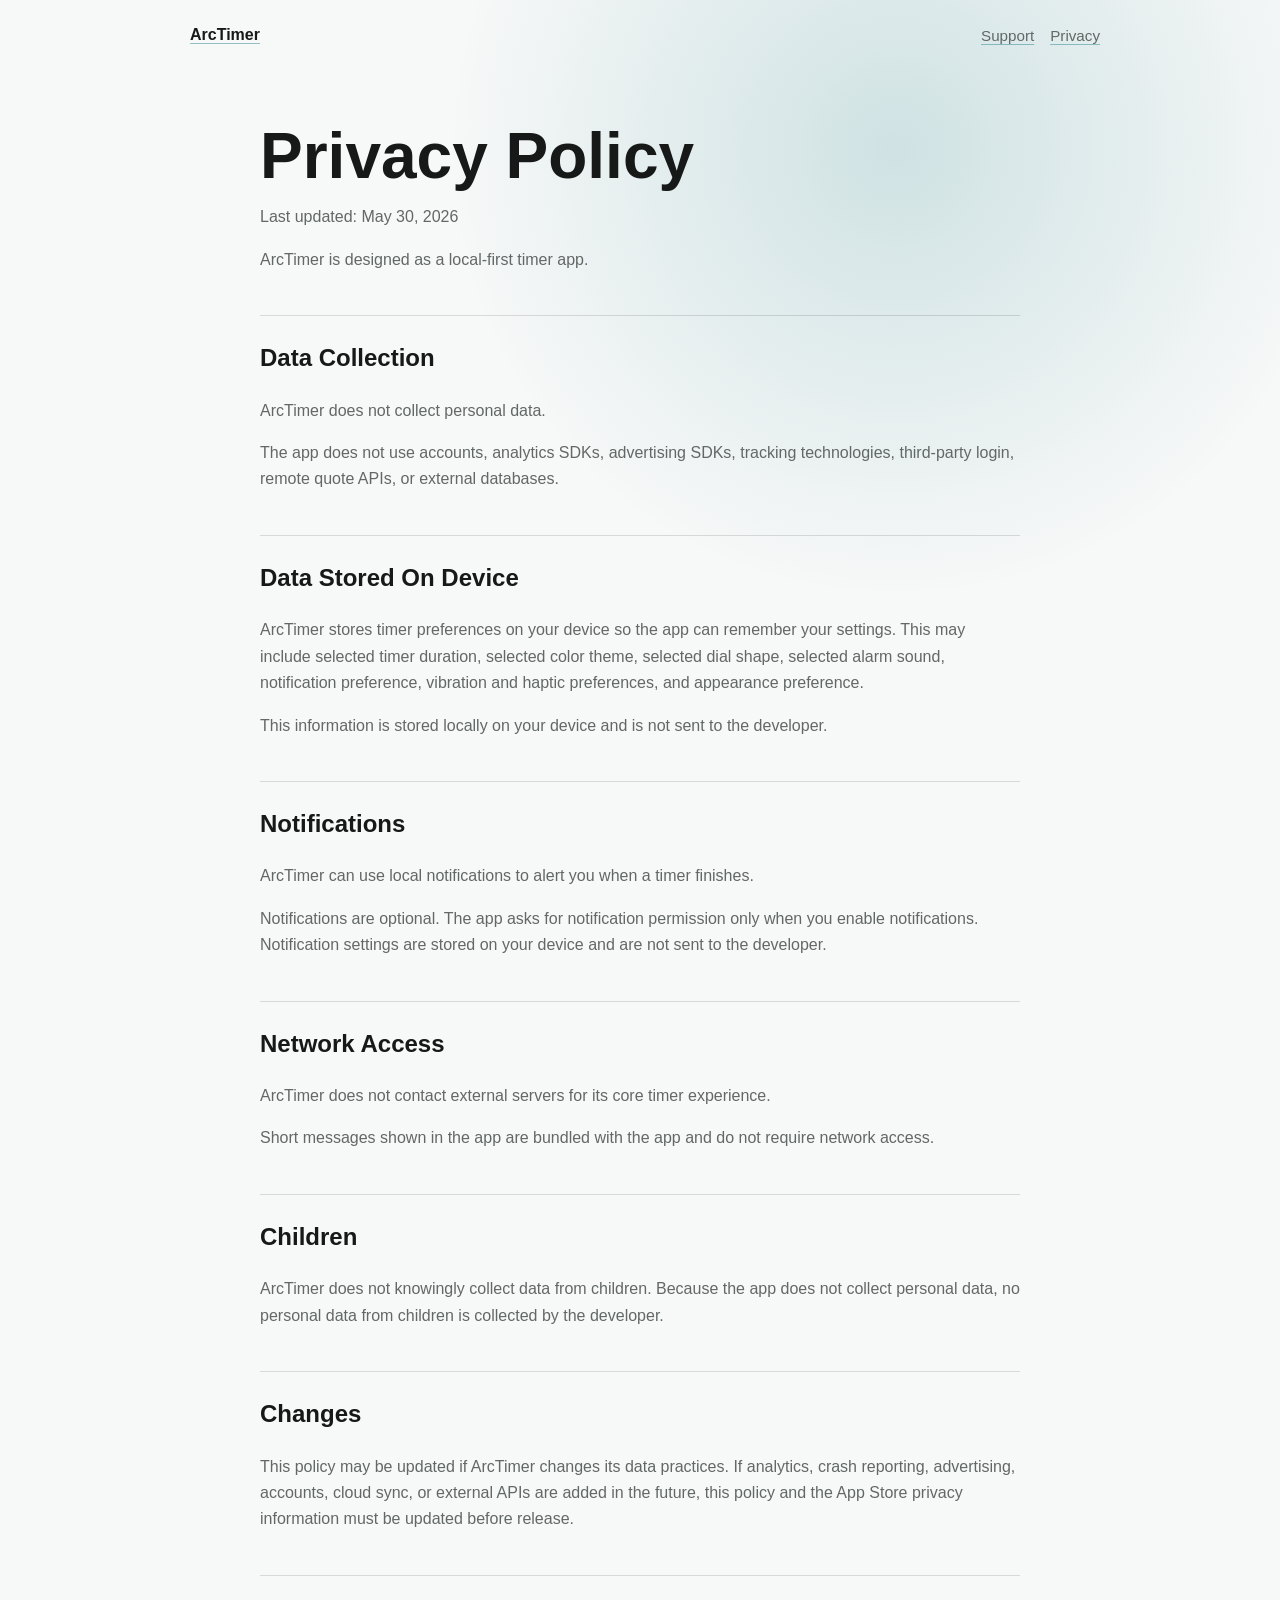
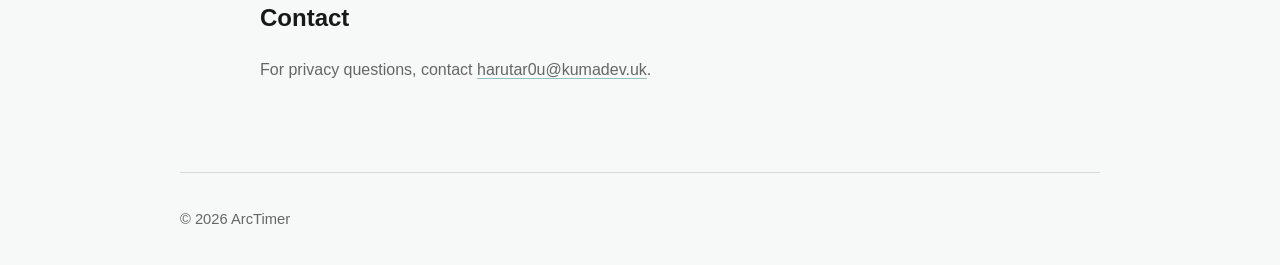
<file: privacy.html>
<!doctype html>
<html lang="en">
  <head>
    <meta charset="utf-8">
    <meta name="viewport" content="width=device-width, initial-scale=1">
    <title>ArcTimer Privacy Policy</title>
    <meta name="description" content="Privacy Policy for ArcTimer.">
    <link rel="stylesheet" href="./styles.css">
  </head>
  <body>
    <header class="shell nav">
      <a class="brand" href="./index.html" aria-label="ArcTimer home">
        <span class="mark" aria-hidden="true"></span>
        <span>ArcTimer</span>
      </a>
      <nav class="links" aria-label="Main navigation">
        <a href="./support.html">Support</a>
        <a href="./privacy.html">Privacy</a>
      </nav>
    </header>

    <main class="shell policy">
      <h1>Privacy Policy</h1>
      <p>Last updated: May 30, 2026</p>
      <p>ArcTimer is designed as a local-first timer app.</p>

      <h2>Data Collection</h2>
      <p>ArcTimer does not collect personal data.</p>
      <p>The app does not use accounts, analytics SDKs, advertising SDKs, tracking technologies, third-party login, remote quote APIs, or external databases.</p>

      <h2>Data Stored On Device</h2>
      <p>ArcTimer stores timer preferences on your device so the app can remember your settings. This may include selected timer duration, selected color theme, selected dial shape, selected alarm sound, notification preference, vibration and haptic preferences, and appearance preference.</p>
      <p>This information is stored locally on your device and is not sent to the developer.</p>

      <h2>Notifications</h2>
      <p>ArcTimer can use local notifications to alert you when a timer finishes.</p>
      <p>Notifications are optional. The app asks for notification permission only when you enable notifications. Notification settings are stored on your device and are not sent to the developer.</p>

      <h2>Network Access</h2>
      <p>ArcTimer does not contact external servers for its core timer experience.</p>
      <p>Short messages shown in the app are bundled with the app and do not require network access.</p>

      <h2>Children</h2>
      <p>ArcTimer does not knowingly collect data from children. Because the app does not collect personal data, no personal data from children is collected by the developer.</p>

      <h2>Changes</h2>
      <p>This policy may be updated if ArcTimer changes its data practices. If analytics, crash reporting, advertising, accounts, cloud sync, or external APIs are added in the future, this policy and the App Store privacy information must be updated before release.</p>

      <h2>Contact</h2>
      <p>For privacy questions, contact <a href="mailto:harutar0u@kumadev.uk">harutar0u@kumadev.uk</a>.</p>
    </main>

    <footer class="shell footer">
      <span>© 2026 ArcTimer</span>
    </footer>
  </body>
</html>
</file>
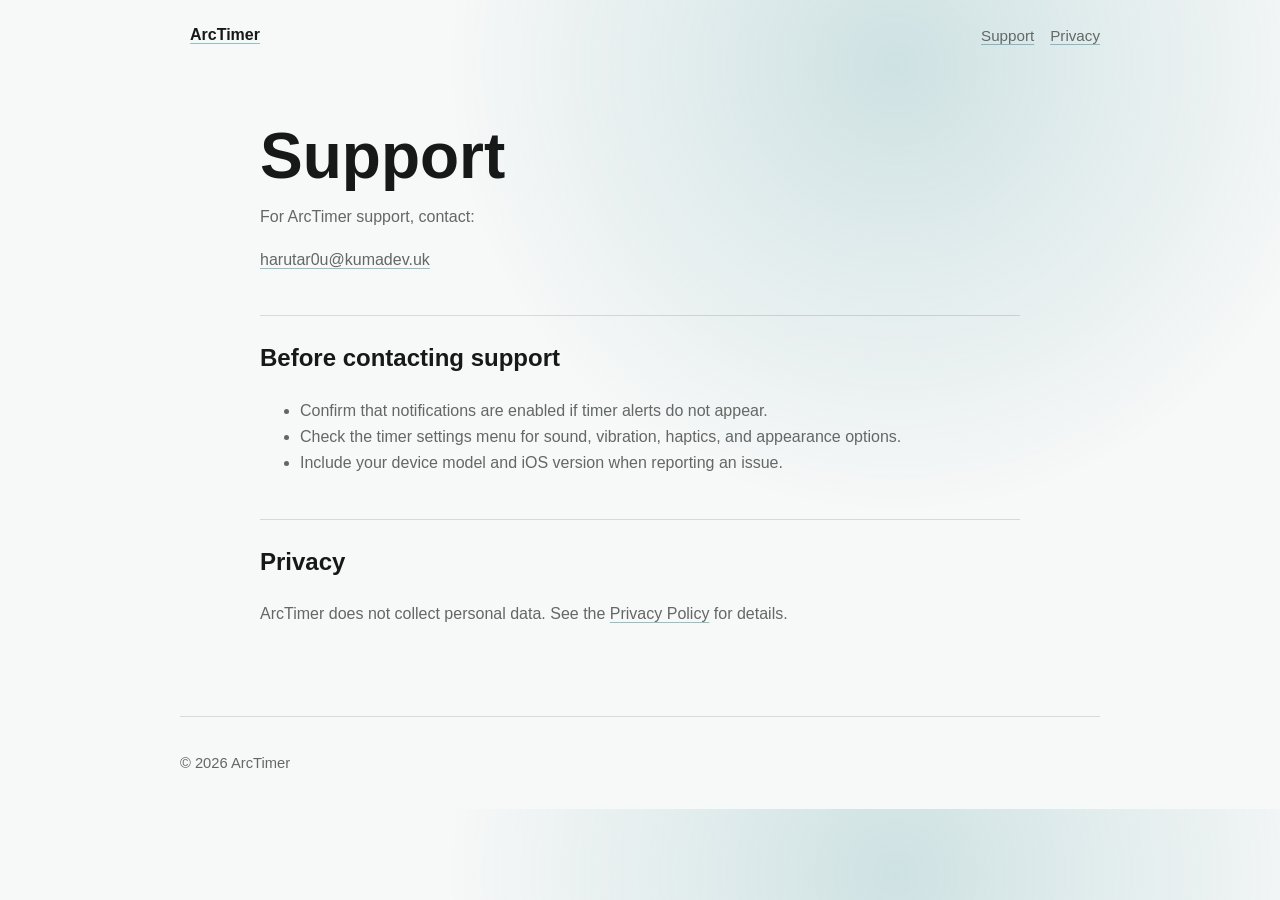
<file: support.html>
<!doctype html>
<html lang="en">
  <head>
    <meta charset="utf-8">
    <meta name="viewport" content="width=device-width, initial-scale=1">
    <title>ArcTimer Support</title>
    <meta name="description" content="Support information for ArcTimer.">
    <link rel="stylesheet" href="./styles.css">
  </head>
  <body>
    <header class="shell nav">
      <a class="brand" href="./index.html" aria-label="ArcTimer home">
        <span class="mark" aria-hidden="true"></span>
        <span>ArcTimer</span>
      </a>
      <nav class="links" aria-label="Main navigation">
        <a href="./support.html">Support</a>
        <a href="./privacy.html">Privacy</a>
      </nav>
    </header>

    <main class="shell policy">
      <h1>Support</h1>
      <p>For ArcTimer support, contact:</p>
      <p><a href="mailto:harutar0u@kumadev.uk">harutar0u@kumadev.uk</a></p>

      <h2>Before contacting support</h2>
      <ul>
        <li>Confirm that notifications are enabled if timer alerts do not appear.</li>
        <li>Check the timer settings menu for sound, vibration, haptics, and appearance options.</li>
        <li>Include your device model and iOS version when reporting an issue.</li>
      </ul>

      <h2>Privacy</h2>
      <p>ArcTimer does not collect personal data. See the <a href="./privacy.html">Privacy Policy</a> for details.</p>
    </main>

    <footer class="shell footer">
      <span>© 2026 ArcTimer</span>
    </footer>
  </body>
</html>
</file>
<file: styles.css>
:root {
  color-scheme: light dark;
  --bg: #f7f8f8;
  --fg: #171918;
  --muted: #626866;
  --line: color-mix(in srgb, var(--fg) 14%, transparent);
  --panel: color-mix(in srgb, canvas 86%, transparent);
  --accent: #177c84;
}

* {
  box-sizing: border-box;
}

body {
  margin: 0;
  background:
    radial-gradient(circle at 70% 8%, color-mix(in srgb, var(--accent) 18%, transparent), transparent 28rem),
    var(--bg);
  color: var(--fg);
  font-family: ui-rounded, "SF Pro Rounded", "SF Pro Display", -apple-system, BlinkMacSystemFont, "Segoe UI", sans-serif;
  line-height: 1.65;
}

a {
  color: inherit;
  text-decoration-color: color-mix(in srgb, var(--accent) 45%, transparent);
  text-underline-offset: 0.18em;
}

.shell {
  width: min(920px, calc(100% - 40px));
  margin: 0 auto;
}

.nav {
  display: flex;
  align-items: center;
  justify-content: space-between;
  gap: 20px;
  padding: 22px 0;
}

.brand {
  display: inline-flex;
  align-items: center;
  gap: 10px;
  font-weight: 760;
  letter-spacing: 0;
}

.app-icon-small {
  width: 30px;
  height: 30px;
  border-radius: 7px;
  box-shadow: 0 4px 12px color-mix(in srgb, var(--accent) 20%, transparent);
}

.links {
  display: flex;
  gap: 16px;
  color: var(--muted);
  font-size: 0.95rem;
}

.hero {
  display: grid;
  grid-template-columns: 1.1fr 0.9fr;
  align-items: center;
  gap: 56px;
  min-height: 62vh;
  padding: 64px 0 44px;
}

.hero h1 {
  margin: 0;
  font-size: clamp(3rem, 8vw, 5.8rem);
  line-height: 0.9;
  letter-spacing: 0;
}

.app-icon-large {
  display: block;
  width: 82px;
  height: 82px;
  margin-bottom: 22px;
  border-radius: 20px;
  box-shadow: 0 18px 40px color-mix(in srgb, var(--accent) 20%, transparent);
}

.lede {
  max-width: 34rem;
  margin: 24px 0 0;
  color: var(--muted);
  font-size: 1.16rem;
}

.actions {
  display: flex;
  flex-wrap: wrap;
  gap: 12px;
  margin-top: 32px;
}

.button {
  display: inline-flex;
  align-items: center;
  justify-content: center;
  min-height: 44px;
  padding: 0 18px;
  border: 1px solid var(--line);
  border-radius: 999px;
  background: var(--panel);
  font-weight: 650;
  text-decoration: none;
}

.button.primary {
  background: var(--fg);
  color: var(--bg);
}

.phone-shot {
  width: min(330px, 100%);
  margin-inline: auto;
  padding: 10px;
  border: 1px solid var(--line);
  border-radius: 32px;
  background: color-mix(in srgb, canvas 74%, transparent);
  box-shadow: 0 34px 80px color-mix(in srgb, var(--accent) 22%, transparent);
}

.phone-shot img {
  display: block;
  width: 100%;
  height: auto;
  border-radius: 24px;
}

.section {
  padding: 48px 0;
  border-top: 1px solid var(--line);
}

.section h2 {
  margin: 0 0 18px;
  font-size: 1.55rem;
  letter-spacing: 0;
}

.section-heading {
  max-width: 680px;
  margin-bottom: 26px;
}

.section-heading h2 {
  margin-bottom: 10px;
}

.section-heading p {
  margin: 0;
  color: var(--muted);
}

.grid {
  display: grid;
  grid-template-columns: repeat(3, 1fr);
  gap: 18px;
}

.panel {
  min-height: 142px;
  padding: 22px;
  border: 1px solid var(--line);
  border-radius: 8px;
  background: var(--panel);
}

.panel h3 {
  margin: 0 0 8px;
  font-size: 1rem;
}

.panel p,
.feature-row p,
.policy p,
.policy li {
  color: var(--muted);
}

.feature-list {
  border-top: 1px solid var(--line);
}

.feature-row {
  display: grid;
  grid-template-columns: 48px minmax(0, 1fr);
  gap: 20px;
  padding: 22px 0;
  border-bottom: 1px solid var(--line);
}

.feature-index {
  color: color-mix(in srgb, var(--accent) 78%, var(--fg));
  font-size: 0.82rem;
  font-weight: 760;
  letter-spacing: 0;
}

.feature-row h3 {
  margin: 0 0 6px;
  font-size: 1.02rem;
}

.feature-row p {
  max-width: 720px;
  margin: 0;
}

.screenshot-grid {
  display: grid;
  grid-template-columns: repeat(3, minmax(0, 1fr));
  gap: 18px;
}

.screenshot-card {
  margin: 0;
  overflow: hidden;
  border: 1px solid var(--line);
  border-radius: 8px;
  background: var(--panel);
}

.screenshot-card img {
  display: block;
  width: 100%;
  aspect-ratio: 1206 / 2622;
  object-fit: cover;
  object-position: top center;
  border-bottom: 1px solid var(--line);
}

.screenshot-card figcaption {
  display: grid;
  gap: 6px;
  padding: 16px;
}

.screenshot-card strong {
  font-size: 0.98rem;
}

.screenshot-card span {
  color: var(--muted);
  font-size: 0.92rem;
  line-height: 1.55;
}

.policy {
  max-width: 760px;
  padding: 54px 0 72px;
}

.policy h1 {
  margin: 0 0 8px;
  font-size: clamp(2.2rem, 6vw, 4rem);
  line-height: 1;
}

.policy h2 {
  margin-top: 42px;
  padding-top: 22px;
  border-top: 1px solid var(--line);
}

.footer {
  padding: 34px 0;
  border-top: 1px solid var(--line);
  color: var(--muted);
  font-size: 0.92rem;
}

@media (max-width: 760px) {
  .nav,
  .links {
    align-items: flex-start;
    flex-direction: column;
  }

  .hero,
  .grid,
  .screenshot-grid {
    grid-template-columns: 1fr;
  }

  .feature-row {
    grid-template-columns: 1fr;
    gap: 8px;
  }

  .hero {
    gap: 36px;
    padding-top: 44px;
  }
}
</file>
